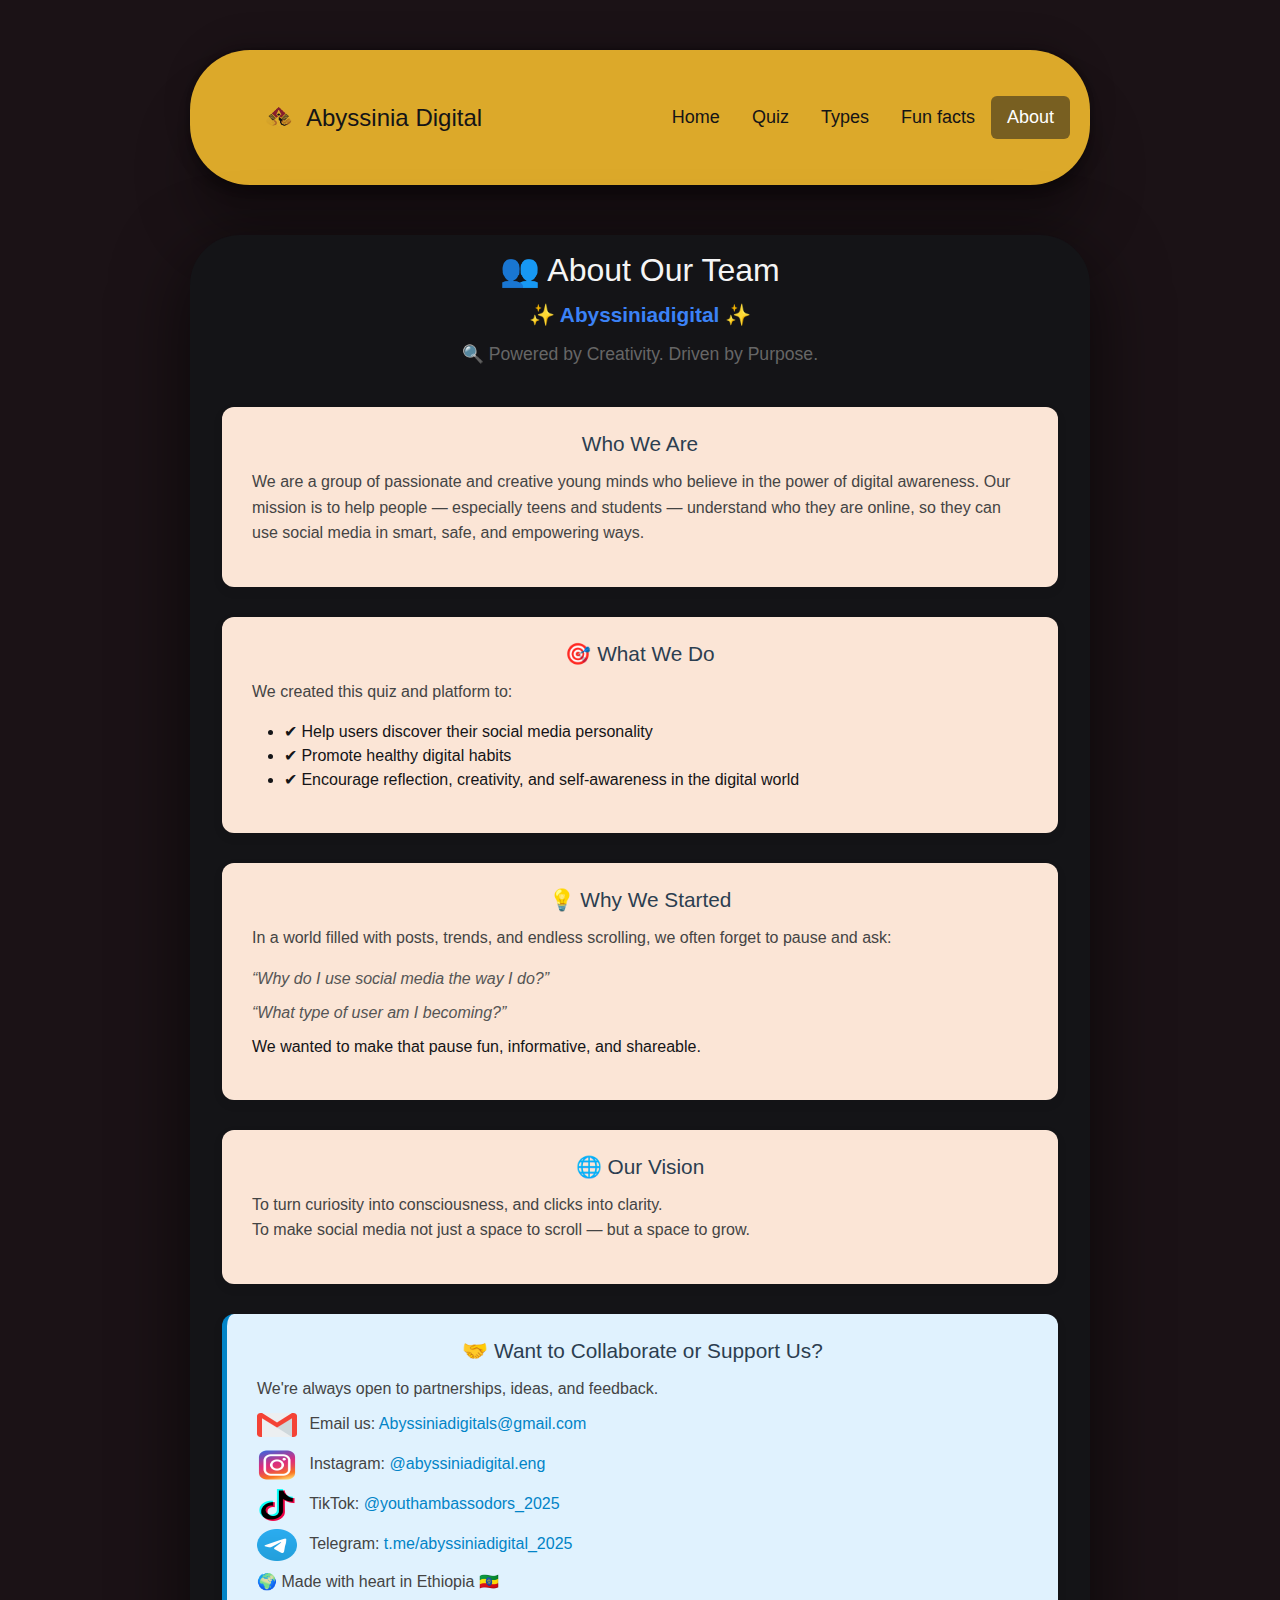
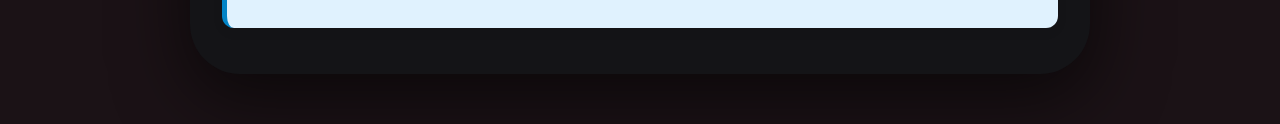
<file: aboutUs.html>
<!DOCTYPE html>
<html lang="en">

<head>
    <meta charset="UTF-8" />
    <meta name="viewport" content="width=device-width, initial-scale=1.0" />
    <title>Abyssinia Digital</title>
    <link href="https://cdn.jsdelivr.net/npm/bootstrap@5.3.7/dist/css/bootstrap.min.css" rel="stylesheet"
        integrity="sha384-LN+7fdVzj6u52u30Kp6M/trliBMCMKTyK833zpbD+pXdCLuTusPj697FH4R/5mcr" crossorigin="anonymous" />
    <link rel="stylesheet" href="css/animate.css" />
    <link rel="stylesheet" href="css/bootstrap.min.css" />
    <link rel="stylesheet" href="css/style.css" />
    <link rel="icon" href="images/logo.png" />
    <style>
        body {
            background-color: #1b1216;
            font-family: 'Segoe UI', sans-serif;
            margin: 0;
            padding: 0;
            color: #333;
        }

        .container {
            max-width: 900px;
            margin: 50px auto;
            padding: 30px 20px;
            background-color: #141417;
        }

        h1 {
            text-align: center;
            font-size: 2em;
            margin-bottom: 10px;
        }

        .highlight {
            text-align: center;
            font-size: 1.3em;
            color: #3b82f6;
            font-weight: bold;
            margin-bottom: 10px;
        }

        .subtitle {
            text-align: center;
            color: #666;
            font-size: 1.1em;
            margin-bottom: 40px;
        }

        .section {
            background: #fbe5d6;
            padding: 25px 30px;
            border-radius: 12px;
            box-shadow: 0 4px 12px rgba(0, 0, 0, 0.06);
            margin-bottom: 30px;
            color: #141417;
        }

        .section h2 {
            font-size: 1.3em;
            color: #2c3e50;
            margin-bottom: 12px;
        }

        .section p {
            line-height: 1.6;
            color: #444;
        }

        .question {
            font-style: italic;
            margin: 10px 0;
            color: #555;
        }

        .contact {
            background: #e0f2fe;
            border-left: 5px solid #0284c7;
        }

        .contact p {
            margin: 8px 0;
        }

        a {
            color: #0284c7;
            text-decoration: none;
        }

        @media (max-width: 600px) {
            .section {
                padding: 20px;
            }
        }
    </style>
</head>

<body>
    <div class="container head">
        <header class="d-flex flex-wrap justify-content-center py-3 mb-4 mb-auto">
            <a href="index.html"
                class="d-flex align-items-center mb-3 mb-md-0 me-md-auto link-body-emphasis text-decoration-none">
                <svg class="bi me-2" width="40" height="32" aria-hidden="true">
                    <use xlink:href="#bootstrap"><img class="bi me-2" width="40" height="32" aria-hidden="true"
                            src="images/logo.png" alt=""></use>
                </svg>
                <span class="fs-4">Abyssinia Digital</span>
            </a>
            <ul class="nav nav-pills">
                <li class="nav-item">
                    <a href="index.html" class="nav-link" aria-current="page">Home</a>
                </li>
                <li class="nav-item">
                    <a href="quiz.html" class="nav-link">Quiz</a>
                </li>
                <li class="nav-item">
                    <a href="types.html" class="nav-link">Types</a>
                </li>
                <li class="nav-item">
                    <a href="funFact.html" class="nav-link">Fun facts</a>
                </li>
                <li class="nav-item">
                    <a href="aboutUs.html" class="nav-link active">About</a>
                </li>
            </ul>
        </header>
    </div>
    <div class="container d-flex w-100 h-100 p-3 mx-auto flex-column welcome">
        <main class="px-3">
            <h1>👥 About Our Team</h1>
            <div class="highlight">✨ Abyssiniadigital ✨</div>
            <p class="subtitle">🔍 Powered by Creativity. Driven by Purpose.</p>

            <div class="section">
                <h2>Who We Are</h2>
                <p>
                    We are a group of passionate and creative young minds who believe in the power of digital awareness.
                    Our mission is to help people — especially teens and students — understand who they are online,
                    so they can use social media in smart, safe, and empowering ways.
                </p>
            </div>

            <div class="section">
                <h2>🎯 What We Do</h2>
                <p>We created this quiz and platform to:</p>
                <ul>
                    <li>✔ Help users discover their social media personality</li>
                    <li>✔ Promote healthy digital habits</li>
                    <li>✔ Encourage reflection, creativity, and self-awareness in the digital world</li>
                </ul>
            </div>

            <div class="section">
                <h2>💡 Why We Started</h2>
                <p>
                    In a world filled with posts, trends, and endless scrolling, we often forget to pause and ask:
                <div class="question">“Why do I use social media the way I do?”</div>
                <div class="question">“What type of user am I becoming?”</div>
                We wanted to make that pause fun, informative, and shareable.
                </p>
            </div>

            <div class="section">
                <h2>🌐 Our Vision</h2>
                <p>
                    To turn curiosity into consciousness, and clicks into clarity.<br>
                    To make social media not just a space to scroll — but a space to grow.
                </p>
            </div>

            <div class="section contact">
                <h2>🤝 Want to Collaborate or Support Us?</h2>
                <p>We're always open to partnerships, ideas, and feedback.</p>
                <p><img class="bi me-2" width="40" height="32" src="images/gmail.png" alt=""> Email us: <a href="mailto:Abyssiniadigitals@gmail.com">Abyssiniadigitals@gmail.com</a></p>
                <p><img class="bi me-2" width="40" height="32" src="images/instagram.png" alt=""> Instagram: <a href="https://www.instagram.com/abyssiniadigital.eng"
                        target="_blank">@abyssiniadigital.eng</a></p>
                <p><img class="bi me-2" width="40" height="32" src="images/tik-tok.png" alt=""> TikTok: <a href="https://www.tiktok.com/@youthambassodors_2025"
                        target="_blank">@youthambassodors_2025</a></p>
                <p><img class="bi me-2" width="40" height="32" src="images/telegram.png" alt=""> Telegram: <a href="https://t.me/abyssiniadigital_2025"
                        target="_blank">t.me/abyssiniadigital_2025</a></p>
                <p>🌍 Made with heart in Ethiopia 🇪🇹</p>
            </div>
        </main>
        
    </div>
</body>

</html>
</file>
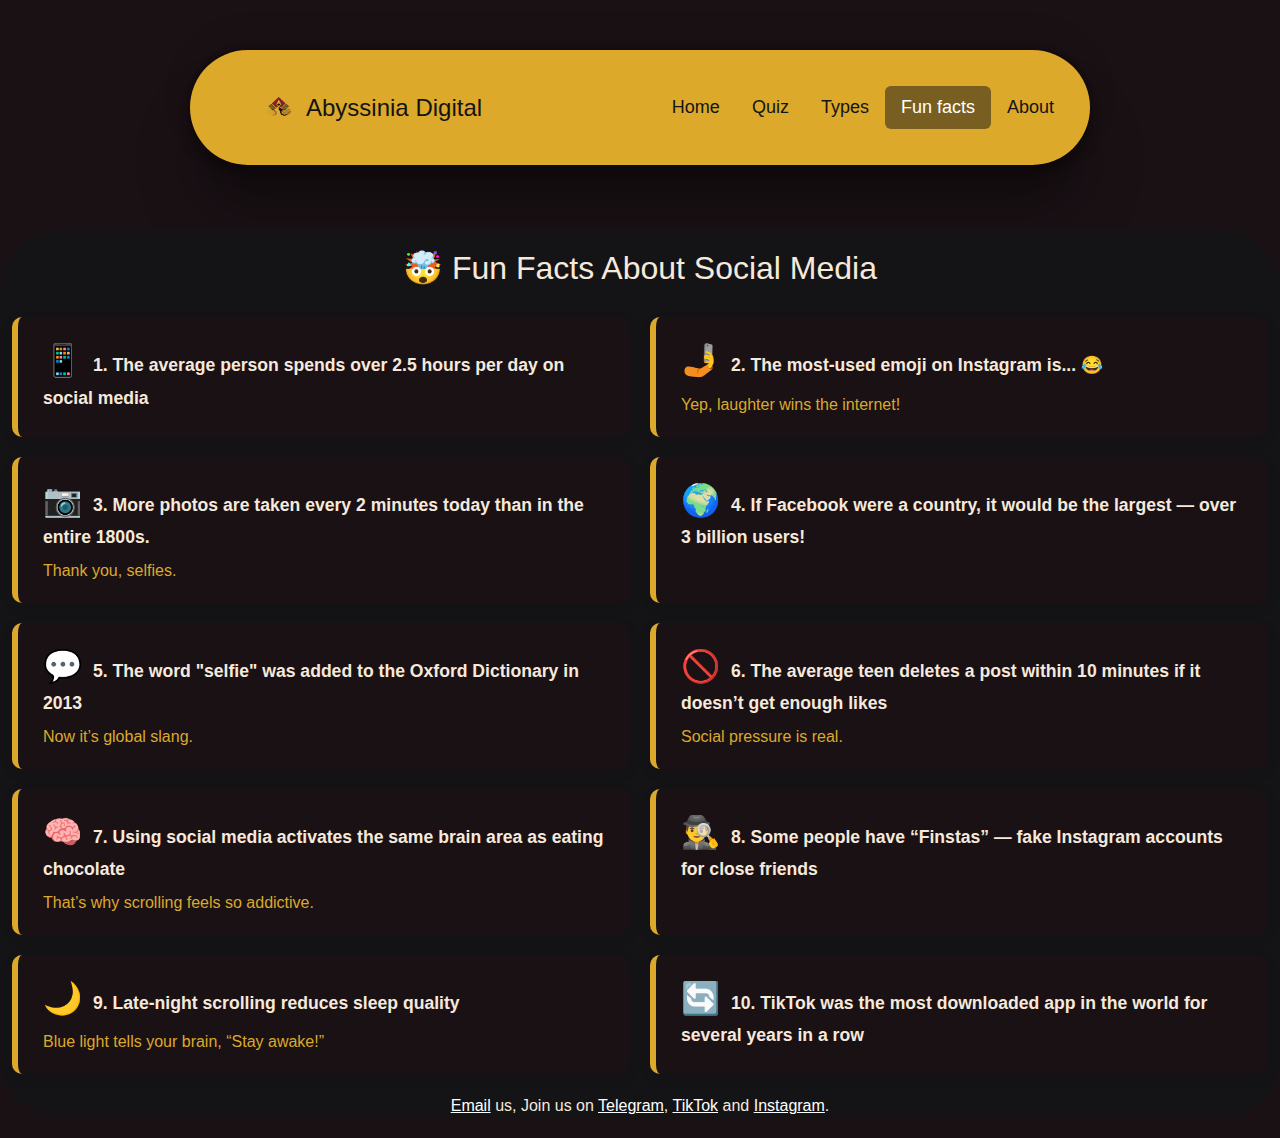
<file: funFact.html>
<!DOCTYPE html>
<html lang="en">

<head>
    <meta charset="UTF-8" />
    <meta name="viewport" content="width=device-width, initial-scale=1" />
    <title>Fun Facts About Social Media</title>
    <link href="https://cdn.jsdelivr.net/npm/bootstrap@5.3.7/dist/css/bootstrap.min.css" rel="stylesheet"
        integrity="sha384-LN+7fdVzj6u52u30Kp6M/trliBMCMKTyK833zpbD+pXdCLuTusPj697FH4R/5mcr" crossorigin="anonymous" />
    <link rel="stylesheet" href="css/animate.css" />
    <link rel="stylesheet" href="css/bootstrap.min.css" />
    <link rel="stylesheet" href="css/style.css" />
    <link rel="icon" href="images/logo.png" />
    <style>
        body {
            font-family: 'Segoe UI', sans-serif;
            background: #1a1115;
            margin: 0;
            padding: 0;
            color: #f6e9db;
        }

        .container {
            max-width: 900px;
            margin: 40px auto;
            padding: 20px;
        }

        h1 {
            text-align: center;
            font-size: 2em;
            margin-bottom: 30px;
        }

        .fun-facts {
            display: grid;
            grid-template-columns: 1fr;
            gap: 20px;
        }

        .fact-card {
            background: #1a1115;
            border-left: 6px solid #DCA92A;
            border-radius: 10px;
            padding: 20px 25px;
            box-shadow: 0 4px 15px rgba(0, 0, 0, 0.06);
            position: relative;
            transition: transform 0.3s ease;
        }

        .fact-card:hover {
            transform: translateY(-5px);
        }

        .fact-icon {
            font-size: 1.8em;
            margin-right: 10px;
        }

        .fact-number {
            font-weight: bold;
            font-size: 1.1em;
            color: #f6e9db;
        }

        .fact-body {
            margin-top: 8px;
            color: #DCA92A;
        }

        @media (min-width: 700px) {
            .fun-facts {
                grid-template-columns: 1fr 1fr;
            }
        }
    </style>
</head>

<body>
    <div class="container head">
        <header class="d-flex flex-wrap justify-content-center py-3 mb-4 mb-auto">
            <a href="index.html"
                class="d-flex align-items-center mb-3 mb-md-0 me-md-auto link-body-emphasis text-decoration-none">
                <svg class="bi me-2" width="40" height="32" aria-hidden="true">
                    <use xlink:href="#bootstrap"><img class="bi me-2" width="40" height="32" aria-hidden="true"
                            src="images/logo.png" alt=""></use>
                </svg>
                <span class="fs-4">Abyssinia Digital</span>
            </a>
            <ul class="nav nav-pills">
                <li class="nav-item">
                    <a href="index.html" class="nav-link" aria-current="page">Home</a>
                </li>
                <li class="nav-item">
                    <a href="quiz.html" class="nav-link">Quiz</a>
                </li>
                <li class="nav-item">
                    <a href="types.html" class="nav-link">Types</a>
                </li>
                <li class="nav-item">
                    <a href="funFact.html" class="nav-link active">Fun facts</a>
                </li>
                <li class="nav-item">
                    <a href="aboutUs.html" class="nav-link">About</a>
                </li>
            </ul>
        </header>
    </div>
    <div class="container-xxl quiz">

        <h1>🤯 Fun Facts About Social Media</h1>

        <div class="fun-facts">
            <div class="fact-card">
                <div class="fact-number"><span class="fact-icon">📱</span>1. The average person spends over 2.5 hours
                    per day on social media</div>
            </div>

            <div class="fact-card">
                <div class="fact-number"><span class="fact-icon">🤳</span>2. The most-used emoji on Instagram is... 😂
                </div>
                <div class="fact-body">Yep, laughter wins the internet!</div>
            </div>

            <div class="fact-card">
                <div class="fact-number"><span class="fact-icon">📷</span>3. More photos are taken every 2 minutes today
                    than in the entire 1800s.</div>
                <div class="fact-body">Thank you, selfies.</div>
            </div>

            <div class="fact-card">
                <div class="fact-number"><span class="fact-icon">🌍</span>4. If Facebook were a country, it would be the
                    largest — over 3 billion users!</div>
            </div>

            <div class="fact-card">
                <div class="fact-number"><span class="fact-icon">💬</span>5. The word "selfie" was added to the Oxford
                    Dictionary in 2013</div>
                <div class="fact-body">Now it’s global slang.</div>
            </div>

            <div class="fact-card">
                <div class="fact-number"><span class="fact-icon">🚫</span>6. The average teen deletes a post within 10
                    minutes if it doesn’t get enough likes</div>
                <div class="fact-body">Social pressure is real.</div>
            </div>

            <div class="fact-card">
                <div class="fact-number"><span class="fact-icon">🧠</span>7. Using social media activates the same brain
                    area as eating chocolate</div>
                <div class="fact-body">That’s why scrolling feels so addictive.</div>
            </div>

            <div class="fact-card">
                <div class="fact-number"><span class="fact-icon">🕵️‍♂️</span>8. Some people have “Finstas” — fake
                    Instagram accounts for close friends</div>
            </div>

            <div class="fact-card">
                <div class="fact-number"><span class="fact-icon">🌙</span>9. Late-night scrolling reduces sleep quality
                </div>
                <div class="fact-body">Blue light tells your brain, “Stay awake!”</div>
            </div>

            <div class="fact-card">
                <div class="fact-number"><span class="fact-icon">🔄</span>10. TikTok was the most downloaded app in the
                    world for several years in a row</div>
            </div>
        </div>



    <footer class="text-50 cen">
        <p>
            <a target="_blank" href="Abyssiniadigitals@gmail.com" class="text-white">Email</a> us,
            Join us on
            <a target="_blank" href="https://t.me/abyssiniadigital_2025" class="text-white">Telegram</a>,
            <a target="_blank" href="https://www.tiktok.com/@youthambassodors_2025" class="text-white">TikTok</a>
            and
            <a target="_blank" href="https://www.instagram.com/abyssiniadigital.eng/" class="text-white">Instagram</a>.
        </p>
    </footer>
    </div>



</body>

</html>
</file>
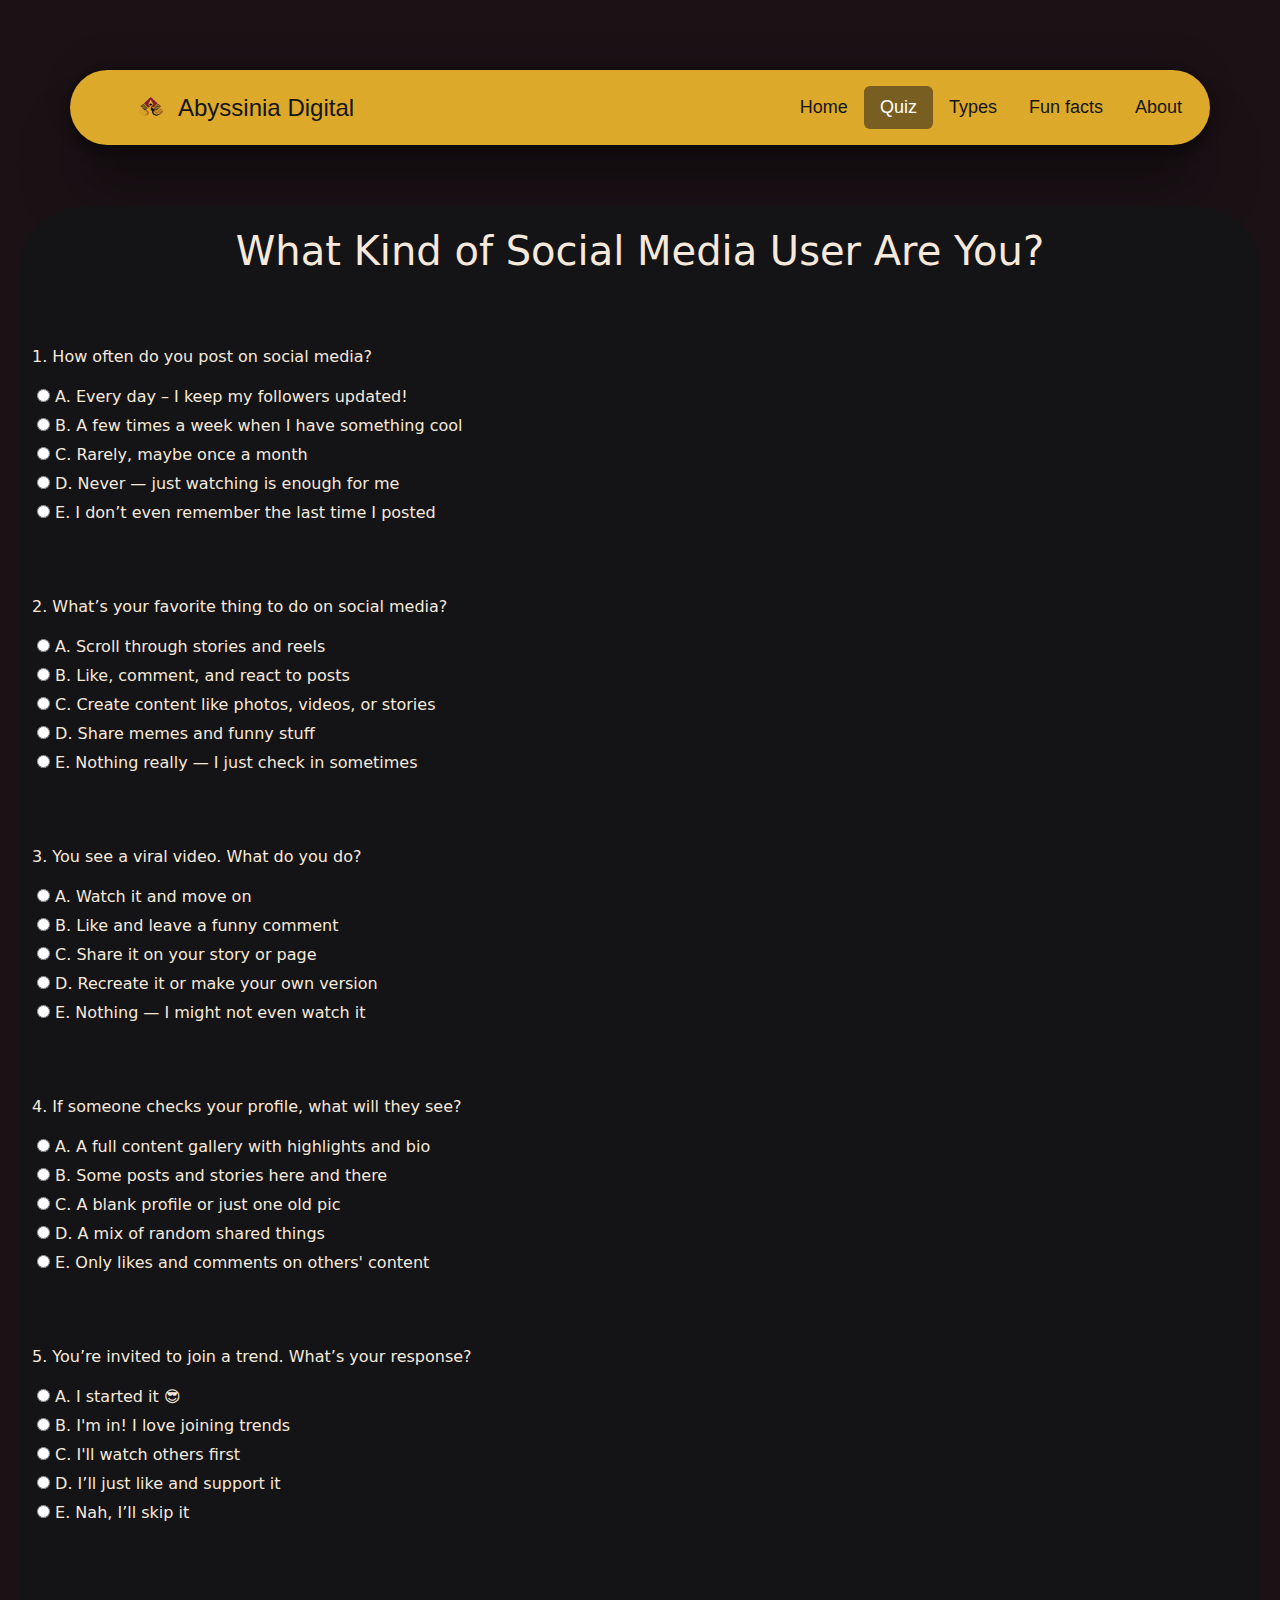
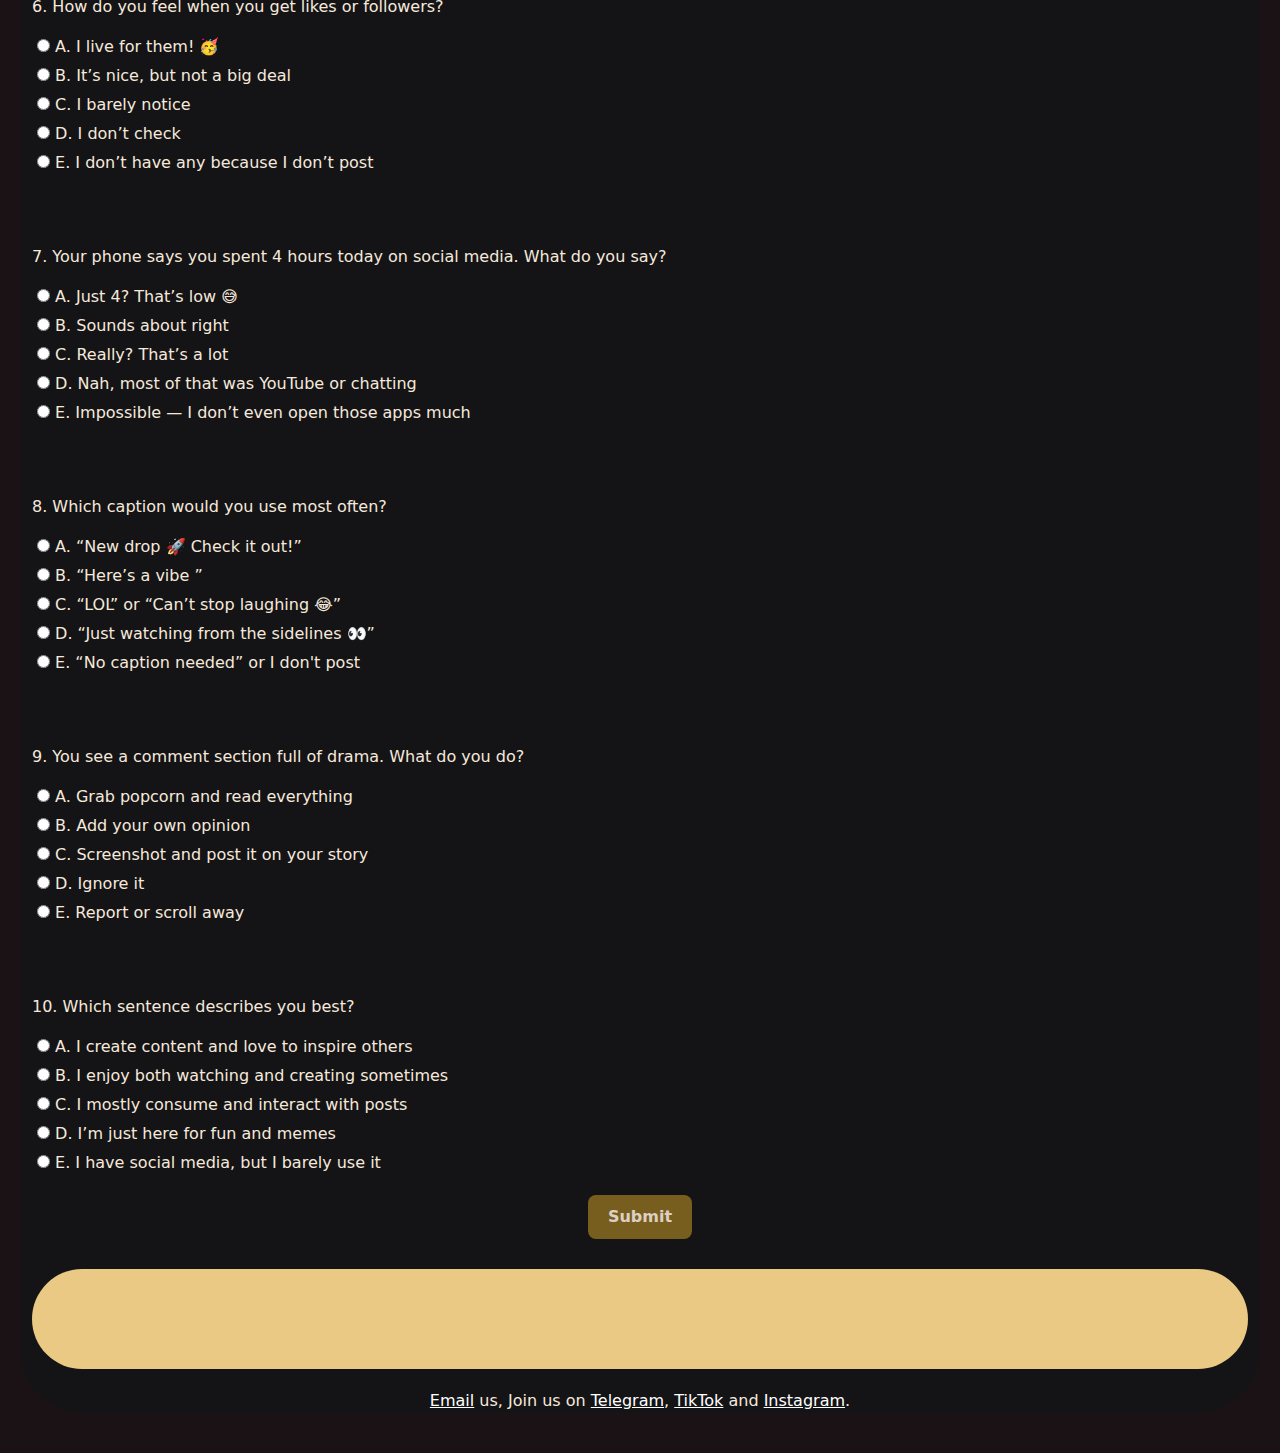
<file: quiz.html>
<!DOCTYPE html>
<html lang="en">
<head>
  <meta charset="UTF-8" />
  <meta name="viewport" content="width=device-width, initial-scale=1" />
  <title>What Kind of Social Media User Are You?</title>
  <style>
    body {
      font-family: Arial, sans-serif;
      padding: 20px;
      background-color: #1B1216;
      color: #FBE5D6;
    }
    
    .question {
      margin-bottom: 20px;
      text-align: justify;
      margin-top: 70px;
    }
    .answers label {
      display: block;
      margin: 5px;
      cursor: pointer;
    }
    #submitBtn {
      display: block;
      margin: 20px auto;
      padding: 10px 20px;
      font-size: 16px;
      cursor: pointer;
      background-color: #785e1e;
      color: #ddd0c3;
      border: none;
    }
    #result {
      margin-top: 30px;
      padding: 50px;
      background-color: #E9C983;
      color: #1B1216;
      border-radius: 63px;
      font-family: sans-serif;
    }
    .qui {
        background-color: #785E1E;
        color: #ddd0c3;
        border: none;
      }
  </style>
  <link
      href="https://cdn.jsdelivr.net/npm/bootstrap@5.3.7/dist/css/bootstrap.min.css"
      rel="stylesheet"
      integrity="sha384-LN+7fdVzj6u52u30Kp6M/trliBMCMKTyK833zpbD+pXdCLuTusPj697FH4R/5mcr"
      crossorigin="anonymous"
    />
    <link rel="stylesheet" href="css/animate.css" />
    <link rel="stylesheet" href="css/bootstrap.min.css" />
    <link rel="stylesheet" href="css/style.css" />
    <link rel="icon" href="images/logo.png" />
  
</head>
<body>
   <div class="container head">
      <header class="d-flex flex-wrap justify-content-center py-3 mb-4 mb-auto">
        <a
          href="index.html"
          class="d-flex align-items-center mb-3 mb-md-0 me-md-auto link-body-emphasis text-decoration-none"
        >
          <svg class="bi me-2" width="40" height="32" aria-hidden="true">
            <use xlink:href="#bootstrap"><img class="bi me-2" width="40" height="32" aria-hidden="true" src="images/logo.png" alt=""></use>
          </svg>
          <span class="fs-4">Abyssinia Digital</span>
        </a>
        <ul class="nav nav-pills">
          <li class="nav-item">
            <a href="index.html" class="nav-link" aria-current="page"
              >Home</a
            >
          </li>
          <li class="nav-item">
            <a href="quiz.html" class="nav-link active">Quiz</a>
          </li>
          <li class="nav-item">
            <a href="types.html" class="nav-link">Types</a>
          </li>
          <li class="nav-item">
            <a href="funFact.html" class="nav-link">Fun facts</a>
          </li>
          <li class="nav-item">
            <a href="aboutUs.html" class="nav-link">About</a>
          </li>
        </ul>
      </header>
    </div>
    <div class="container-xxl quiz">
      <h1 class="fs-1">What Kind of Social Media User Are You?</h1>
  <form id="quizForm">
    <div class="question">
      <p>1. How often do you post on social media?</p>
      <div class="answers">
        <label><input type="radio" name="q1" value="Influencer" /> A. Every day – I keep my followers updated!</label>
        <label><input type="radio" name="q1" value="Prosumer" /> B. A few times a week when I have something cool</label>
        <label><input type="radio" name="q1" value="Consumer" /> C. Rarely, maybe once a month</label>
        <label><input type="radio" name="q1" value="Watcher" /> D. Never — just watching is enough for me</label>
        <label><input type="radio" name="q1" value="Ghost" /> E. I don’t even remember the last time I posted</label>
      </div>
    </div>

    <div class="question">
      <p>2. What’s your favorite thing to do on social media?</p>
      <div class="answers">
        <label><input type="radio" name="q2" value="Consumer" /> A. Scroll through stories and reels</label>
        <label><input type="radio" name="q2" value="Commenter" /> B. Like, comment, and react to posts</label>
        <label><input type="radio" name="q2" value="Prosumer" /> C. Create content like photos, videos, or stories</label>
        <label><input type="radio" name="q2" value="Prosumer" /> D. Share memes and funny stuff</label>
        <label><input type="radio" name="q2" value="Ghost" /> E. Nothing really — I just check in sometimes</label>
      </div>
    </div>

    <div class="question">
      <p>3. You see a viral video. What do you do?</p>
      <div class="answers">
        <label><input type="radio" name="q3" value="Consumer" /> A. Watch it and move on</label>
        <label><input type="radio" name="q3" value="Commenter" /> B. Like and leave a funny comment</label>
        <label><input type="radio" name="q3" value="Prosumer" /> C. Share it on your story or page</label>
        <label><input type="radio" name="q3" value="Influencer" /> D. Recreate it or make your own version</label>
        <label><input type="radio" name="q3" value="Ghost" /> E. Nothing — I might not even watch it</label>
      </div>
    </div>

    <div class="question">
      <p>4. If someone checks your profile, what will they see?</p>
      <div class="answers">
        <label><input type="radio" name="q4" value="Influencer" /> A. A full content gallery with highlights and bio</label>
        <label><input type="radio" name="q4" value="Prosumer" /> B. Some posts and stories here and there</label>
        <label><input type="radio" name="q4" value="Ghost" /> C. A blank profile or just one old pic</label>
        <label><input type="radio" name="q4" value="Consumer" /> D. A mix of random shared things</label>
        <label><input type="radio" name="q4" value="Commenter" /> E. Only likes and comments on others' content</label>
      </div>
    </div>

    <div class="question">
      <p>5. You’re invited to join a trend. What’s your response?</p>
      <div class="answers">
        <label><input type="radio" name="q5" value="Influencer" /> A. I started it 😎</label>
        <label><input type="radio" name="q5" value="Prosumer" /> B. I'm in! I love joining trends</label>
        <label><input type="radio" name="q5" value="Watcher" /> C. I'll watch others first</label>
        <label><input type="radio" name="q5" value="Commenter" /> D. I’ll just like and support it</label>
        <label><input type="radio" name="q5" value="Ghost" /> E. Nah, I’ll skip it</label>
      </div>
    </div>

    <div class="question">
      <p>6. How do you feel when you get likes or followers?</p>
      <div class="answers">
        <label><input type="radio" name="q6" value="Influencer" /> A. I live for them! 🥳</label>
        <label><input type="radio" name="q6" value="Prosumer" /> B. It’s nice, but not a big deal</label>
        <label><input type="radio" name="q6" value="Consumer" /> C. I barely notice</label>
        <label><input type="radio" name="q6" value="Watcher" /> D. I don’t check</label>
        <label><input type="radio" name="q6" value="Ghost" /> E. I don’t have any because I don’t post</label>
      </div>
    </div>

    <div class="question">
      <p>7. Your phone says you spent 4 hours today on social media. What do you say?</p>
      <div class="answers">
        <label><input type="radio" name="q7" value="Influencer" /> A. Just 4? That’s low 😅</label>
        <label><input type="radio" name="q7" value="Prosumer" /> B. Sounds about right</label>
        <label><input type="radio" name="q7" value="Consumer" /> C. Really? That’s a lot</label>
        <label><input type="radio" name="q7" value="Watcher" /> D. Nah, most of that was YouTube or chatting</label>
        <label><input type="radio" name="q7" value="Ghost" /> E. Impossible — I don’t even open those apps much</label>
      </div>
    </div>

    <div class="question">
      <p>8. Which caption would you use most often?</p>
      <div class="answers">
        <label><input type="radio" name="q8" value="Influencer" /> A. “New drop 🚀 Check it out!”</label>
        <label><input type="radio" name="q8" value="Prosumer" /> B. “Here’s a vibe ”</label>
        <label><input type="radio" name="q8" value="Commenter" /> C. “LOL” or “Can’t stop laughing 😂”</label>
        <label><input type="radio" name="q8" value="Watcher" /> D. “Just watching from the sidelines 👀”</label>
        <label><input type="radio" name="q8" value="Ghost" /> E. “No caption needed” or I don't post</label>
      </div>
    </div>

    <div class="question">
      <p>9. You see a comment section full of drama. What do you do?</p>
      <div class="answers">
        <label><input type="radio" name="q9" value="Watcher" /> A. Grab popcorn and read everything</label>
        <label><input type="radio" name="q9" value="Commenter" /> B. Add your own opinion</label>
        <label><input type="radio" name="q9" value="Prosumer" /> C. Screenshot and post it on your story</label>
        <label><input type="radio" name="q9" value="Consumer" /> D. Ignore it</label>
        <label><input type="radio" name="q9" value="Ghost" /> E. Report or scroll away</label>
      </div>
    </div>

    <div class="question">
      <p>10. Which sentence describes you best?</p>
      <div class="answers">
        <label><input type="radio" name="q10" value="Influencer" /> A. I create content and love to inspire others</label>
        <label><input type="radio" name="q10" value="Prosumer" /> B. I enjoy both watching and creating sometimes</label>
        <label><input type="radio" name="q10" value="Consumer" /> C. I mostly consume and interact with posts</label>
        <label><input type="radio" name="q10" value="Watcher" /> D. I’m just here for fun and memes</label>
        <label><input type="radio" name="q10" value="Ghost" /> E. I have social media, but I barely use it</label>
      </div>
    </div>

    <button type="button" id="submitBtn" class="btn btn-lg btn-light fw-bold">Submit</button>
  </form>

  <div id="result"></div>
   <footer class="text-50 cen">
        <p>
          <a target="_blank" href="Abyssiniadigitals@gmail.com" class="text-white">Email</a> us,
          Join us on
          <a target="_blank" href="https://t.me/abyssiniadigital_2025" class="text-white"
            >Telegram</a
          >,
          <a
            target="_blank"
            href="https://www.tiktok.com/@youthambassodors_2025"
            class="text-white"
            >TikTok</a
          >
          and
          <a
            target="_blank"
            href="https://www.instagram.com/abyssiniadigital.eng/"
            class="text-white"
            >Instagram</a
          >.
        </p>
      </footer>
    </div>
  

  <script>
    const results = {
      Influencer: {
        title: "Influencer 🌟",
        description:
          "You’re a Digital Star! You love creating content and inspiring your followers. Your energy lights up the feed!",
        tips: [
          "Remember to take breaks to avoid burnout—your mental health matters just as much as your follower count.",
          "Be authentic and share the real you, not just the highlight reel.",
          "Balance online popularity with meaningful offline connections.",
        ],
      },
      Prosumer: {
        title: "Prosumer 🔄",
        description:
          "You’re a Balanced Creator and Consumer! You enjoy both making and enjoying content, which keeps your social media life fresh and engaging.",
        tips: [
          "Keep an eye on your screen time and take breaks when needed.",
          "Try to diversify the content you create to explore new skills and interests.",
          "Don’t feel pressured to post constantly—quality beats quantity.",
        ],
      },
      Consumer: {
        title: "Consumer 👀",
        description:
          "You’re a Chill Observer! You mostly enjoy scrolling and watching, staying informed quietly.",
        tips: [
          "Don’t hesitate to join conversations or share your thoughts occasionally—it helps you connect more.",
          "Avoid long passive scrolling sessions to protect your mental well-being.",
          "Set limits on your daily social media time to keep balance.",
        ],
      },
      Commenter: {
        title: "Commenter 💬",
        description:
          "You’re an Engaged Reactor! You bring energy to posts with your comments and reactions, making social media lively.",
        tips: [
          "Always aim to keep your comments positive and respectful.",
          "Try sharing your own posts sometimes to add your unique voice.",
          "Be mindful of online arguments—choose your battles wisely to avoid stress.",
        ],
      },
      Watcher: {
        title: "Watcher 🎥",
        description:
          "You’re a Silent Explorer! You observe and learn but rarely interact openly.",
        tips: [
          "Engage occasionally by liking or commenting to build connections.",
          "Balance your online activity with offline hobbies and friendships.",
          "Don’t be afraid to express yourself—you might be pleasantly surprised!",
        ],
      },
      Ghost: {
        title: "Ghost 👻",
        description:
          "You’re a Quiet Presence! You prefer privacy and minimal online footprints.",
        tips: [
          "If you want, try sharing small moments with close friends to feel more connected.",
          "Stay aware of online opportunities (like learning or networking) you might miss.",
          "Always prioritize your privacy and comfort—social media is yours to use how you want.",
        ],
      },
    };

    document.getElementById("submitBtn").addEventListener("click", () => {
      const formData = new FormData(document.getElementById("quizForm"));
      const counts = {};
      for (const [_, value] of formData.entries()) {
        counts[value] = (counts[value] || 0) + 1;
      }
      const topType = Object.entries(counts).sort((a, b) => b[1] - a[1])[0][0];
      const resultData = results[topType];

      const resultDiv = document.getElementById("result");
      resultDiv.innerHTML = `<h2>${resultData.title}</h2>
        <p>${resultData.description}</p>
        <ul>${resultData.tips.map((tip) => `<li>${tip}</li>`).join("")}</ul>`;
    });
  </script>
</body>
</html>
</file>
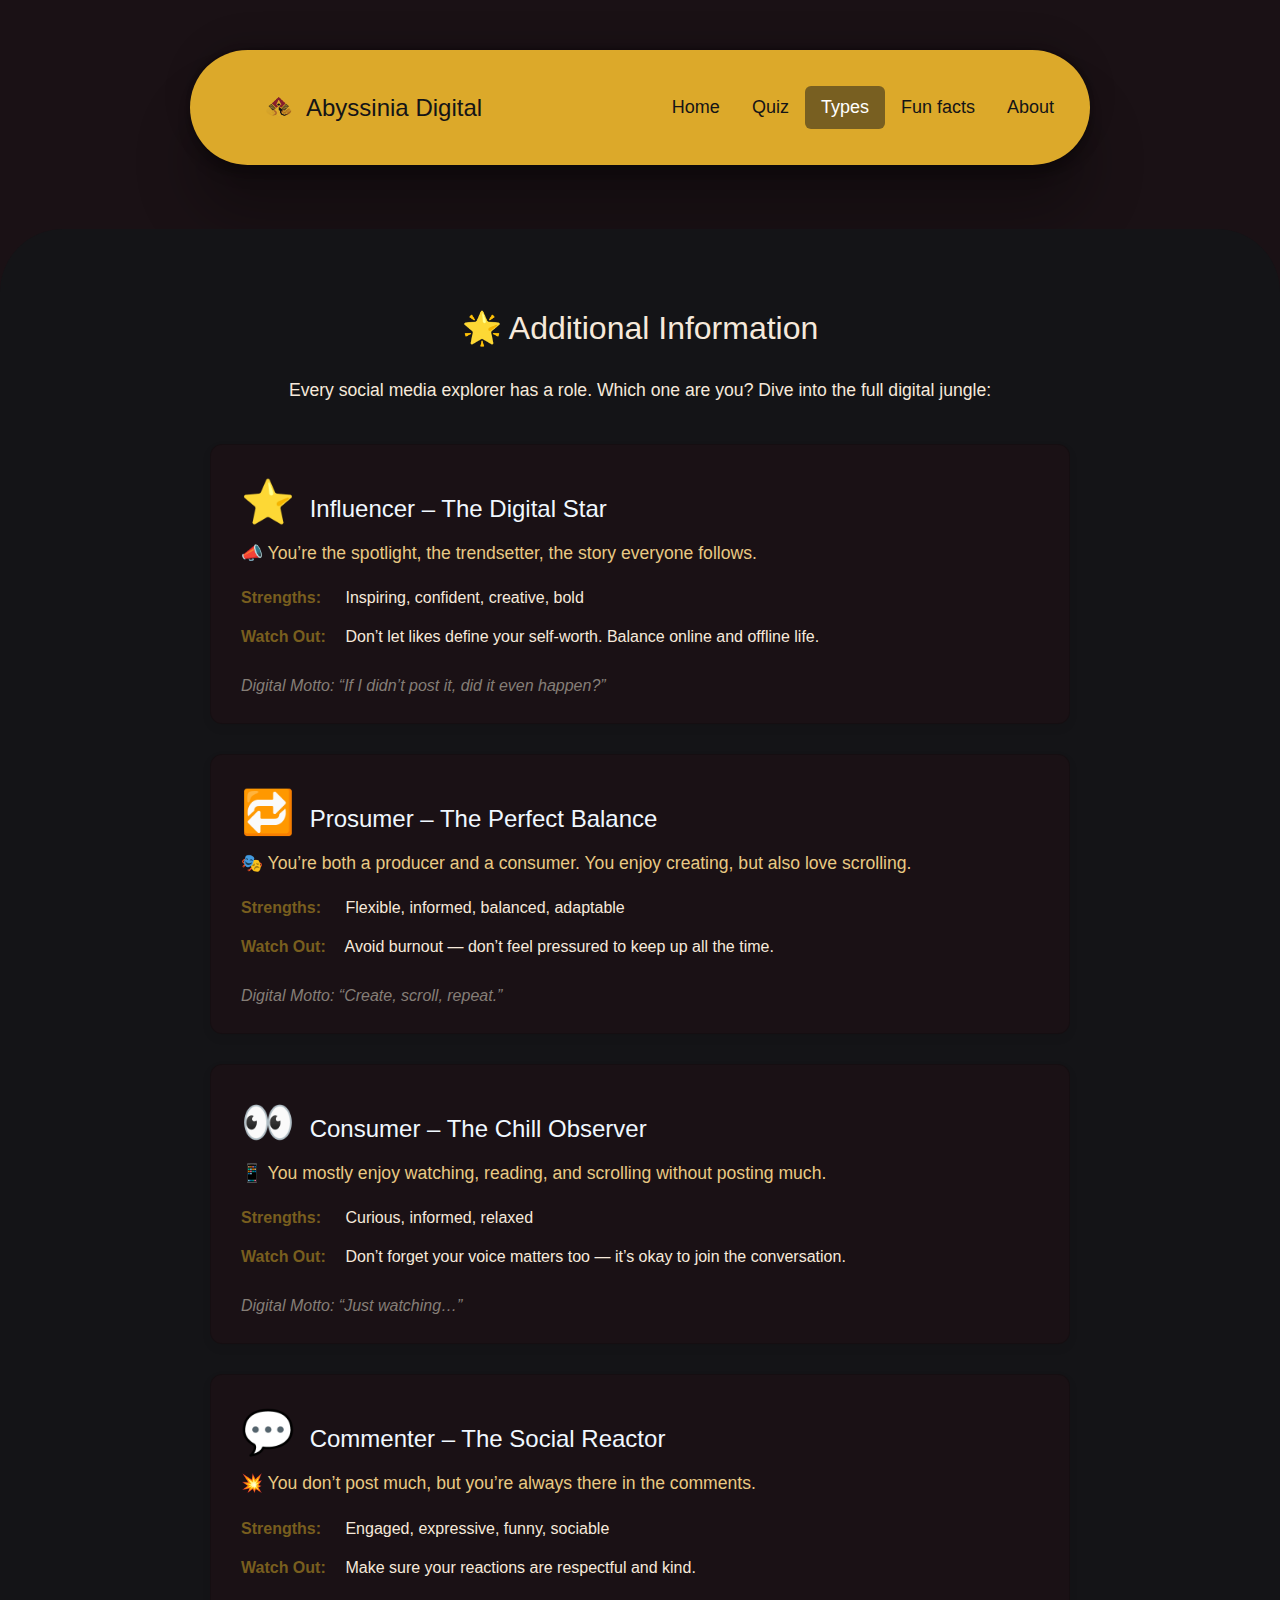
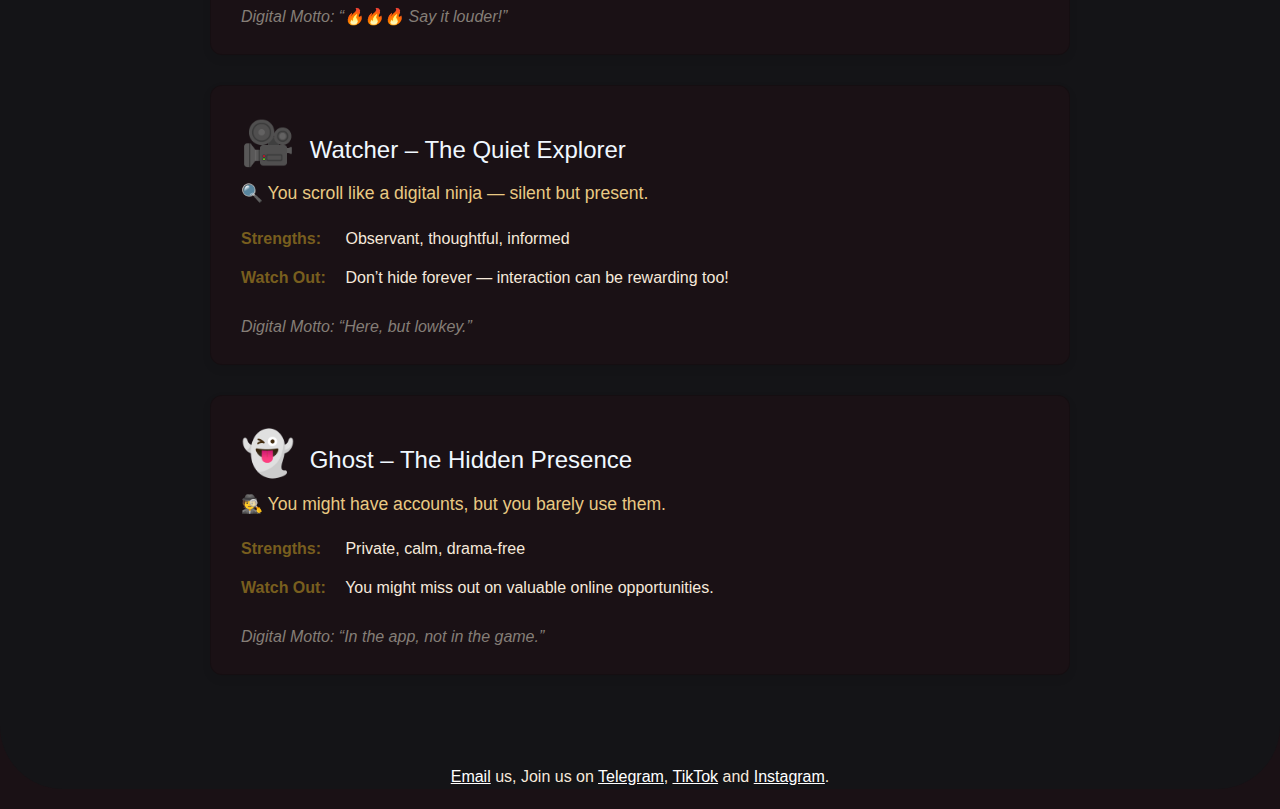
<file: types.html>
<!DOCTYPE html>
<html lang="en">
<head>
  <meta charset="UTF-8" />
  <meta name="viewport" content="width=device-width, initial-scale=1" />
  <title>Type of Users</title>
  <link
      href="https://cdn.jsdelivr.net/npm/bootstrap@5.3.7/dist/css/bootstrap.min.css"
      rel="stylesheet"
      integrity="sha384-LN+7fdVzj6u52u30Kp6M/trliBMCMKTyK833zpbD+pXdCLuTusPj697FH4R/5mcr"
      crossorigin="anonymous"
    />
    <link rel="stylesheet" href="css/animate.css" />
    <link rel="stylesheet" href="css/bootstrap.min.css" />
    <link rel="stylesheet" href="css/style.css" />
    <link rel="icon" href="images/logo.png" />
    <style>
    body {
      font-family: 'Segoe UI', sans-serif;
      background: #1a1115;
      margin: 0;
      padding: 0;
      color: #f6e9db;
    }

    .container {
      max-width: 900px;
      margin: 40px auto;
      padding: 20px;
    }

    h1 {
      text-align: center;
      font-size: 2em;
      margin-bottom: 30px;
    }

    .intro {
      text-align: center;
      font-size: 1.1em;
      margin-bottom: 40px;
      color: #f6e9db;
    }

    .card {
      background: #1a1115;
      border-radius: 12px;
      box-shadow: 0 4px 10px rgba(0,0,0,0.07);
      margin-bottom: 30px;
      padding: 25px 30px;
      transition: transform 0.3s;
    }

    .card:hover {
      transform: scale(1.02);
    }

    .role-title {
      font-size: 1.5em;
      margin-bottom: 5px;
      color: aliceblue;
    }

    .emoji {
      font-size: 1.8em;
      margin-right: 8px;
    }

    .subtitle {
      font-size: 1.1em;
      color: #E9C983;
      margin-bottom: 20px;
    }

    .section {
      margin-bottom: 15px;
      color: #f6e9db;
    }

    .section strong {
      display: inline-block;
      width: 100px;
      color: #785E1E;
    }

    .motto {
      font-style: italic;
      color: #857E77;
      margin-top: 10px;
    }

    hr {
      border: none;
      height: 1px;
      background: #463918;
      margin: 40px 0;
    }

    @media (max-width: 600px) {
      .section strong {
        display: block;
        margin-bottom: 5px;
      }
    }
  </style>
</head>
<body>
   <div class="container head">
      <header class="d-flex flex-wrap justify-content-center py-3 mb-4 mb-auto">
        <a
          href="index.html"
          class="d-flex align-items-center mb-3 mb-md-0 me-md-auto link-body-emphasis text-decoration-none"
        >
          <svg class="bi me-2" width="40" height="32" aria-hidden="true">
            <use xlink:href="#bootstrap"><img class="bi me-2" width="40" height="32" aria-hidden="true" src="images/logo.png" alt=""></use>
          </svg>
          <span class="fs-4">Abyssinia Digital</span>
        </a>
        <ul class="nav nav-pills">
          <li class="nav-item">
            <a href="index.html" class="nav-link" aria-current="page"
              >Home</a
            >
          </li>
          <li class="nav-item">
            <a href="quiz.html" class="nav-link">Quiz</a>
          </li>
          <li class="nav-item">
            <a href="types.html" class="nav-link active">Types</a>
          </li>
          <li class="nav-item">
            <a href="funFact.html" class="nav-link">Fun facts</a>
          </li>
          <li class="nav-item">
            <a href="aboutUs.html" class="nav-link">About</a>
          </li>
        </ul>
      </header>
    </div>
    <div class="container-xxl quiz">
  
    <div class="container">
    <h1>🌟 Additional Information</h1>
    <p class="intro">Every social media explorer has a role. Which one are you? Dive into the full digital jungle:</p>

    <div class="card">
      <div class="role-title"><span class="emoji">⭐️</span> Influencer – The Digital Star</div>
      <p class="subtitle">📣 You’re the spotlight, the trendsetter, the story everyone follows.</p>
      <div class="section"><strong>Strengths:</strong> Inspiring, confident, creative, bold</div>
      <div class="section"><strong>Watch Out:</strong> Don’t let likes define your self-worth. Balance online and offline life.</div>
      <div class="motto">Digital Motto: “If I didn’t post it, did it even happen?”</div>
    </div>

    <div class="card">
      <div class="role-title"><span class="emoji">🔁</span> Prosumer – The Perfect Balance</div>
      <p class="subtitle">🎭 You’re both a producer and a consumer. You enjoy creating, but also love scrolling.</p>
      <div class="section"><strong>Strengths:</strong> Flexible, informed, balanced, adaptable</div>
      <div class="section"><strong>Watch Out:</strong> Avoid burnout — don’t feel pressured to keep up all the time.</div>
      <div class="motto">Digital Motto: “Create, scroll, repeat.”</div>
    </div>

    <div class="card">
      <div class="role-title"><span class="emoji">👀</span> Consumer – The Chill Observer</div>
      <p class="subtitle">📱 You mostly enjoy watching, reading, and scrolling without posting much.</p>
      <div class="section"><strong>Strengths:</strong> Curious, informed, relaxed</div>
      <div class="section"><strong>Watch Out:</strong> Don’t forget your voice matters too — it’s okay to join the conversation.</div>
      <div class="motto">Digital Motto: “Just watching…”</div>
    </div>

    <div class="card">
      <div class="role-title"><span class="emoji">💬</span> Commenter – The Social Reactor</div>
      <p class="subtitle">💥 You don’t post much, but you’re always there in the comments.</p>
      <div class="section"><strong>Strengths:</strong> Engaged, expressive, funny, sociable</div>
      <div class="section"><strong>Watch Out:</strong> Make sure your reactions are respectful and kind.</div>
      <div class="motto">Digital Motto: “🔥🔥🔥 Say it louder!”</div>
    </div>

    <div class="card">
      <div class="role-title"><span class="emoji">🎥</span> Watcher – The Quiet Explorer</div>
      <p class="subtitle">🔍 You scroll like a digital ninja — silent but present.</p>
      <div class="section"><strong>Strengths:</strong> Observant, thoughtful, informed</div>
      <div class="section"><strong>Watch Out:</strong> Don’t hide forever — interaction can be rewarding too!</div>
      <div class="motto">Digital Motto: “Here, but lowkey.”</div>
    </div>

    <div class="card">
      <div class="role-title"><span class="emoji">👻</span> Ghost – The Hidden Presence</div>
      <p class="subtitle">🕵️ You might have accounts, but you barely use them.</p>
      <div class="section"><strong>Strengths:</strong> Private, calm, drama-free</div>
      <div class="section"><strong>Watch Out:</strong> You might miss out on valuable online opportunities.</div>
      <div class="motto">Digital Motto: “In the app, not in the game.”</div>
    </div>

  </div>

   <footer class="text-50 cen">
        <p>
          <a target="_blank" href="Abyssiniadigitals@gmail.com" class="text-white">Email</a> us,
          Join us on
          <a target="_blank" href="https://t.me/abyssiniadigital_2025" class="text-white"
            >Telegram</a
          >,
          <a
            target="_blank"
            href="https://www.tiktok.com/@youthambassodors_2025"
            class="text-white"
            >TikTok</a
          >
          and
          <a
            target="_blank"
            href="https://www.instagram.com/abyssiniadigital.eng/"
            class="text-white"
            >Instagram</a
          >.
        </p>
      </footer>
    </div>
  

 
</body>
</html>
</file>
<file: css/style.css>
body {
  background-color: #1b1216;
}

.nav-link,
.fs-4 {
  color: #141417;
  font-family: sans-serif;
  font-size: large;
}

.nav-link:hover {
  color: #6a0e1b;
}

.nav-item .nav-link.active {
  background-color: #785f21;
}

h1,
h2 {
  text-align: center;
}

.container.head {
  background-color: #dca92a;
  border-radius: 60px;
  margin-top: 50px;
  align-items: center;
  box-shadow: rgba(0, 0, 0, 0.25) 0px 54px 55px,
    rgba(0, 0, 0, 0.12) 0px -12px 30px, rgba(0, 0, 0, 0.12) 0px 4px 6px,
    rgba(0, 0, 0, 0.17) 0px 12px 13px, rgba(0, 0, 0, 0.09) 0px -3px 5px;
}

.welcome {
  color: whitesmoke;
  align-self: center;
  margin-top: 10%;
  box-shadow: rgba(0, 0, 0, 0.56) 0px 22px 70px 4px;
  border-radius: 50px;
}

.cen {
  text-align: center;
  margin: 20px;
}

.quiz {
  color: #f6e9db;
  border-radius: 63px;
  margin-top: 5%;
  background-color: #141417;
  padding-top: 20px;
}

.qui {
  background-color: #785e1e;
  color: #ddd0c3;
  border: none;
  display: block;
  margin: 20px auto;
  padding: 10px 20px;
  font-size: 16px;
  cursor: pointer;
  max-width: 200px;
  box-shadow: rgb(38, 57, 77) 0px 20px 30px -10px;
}
</file>
